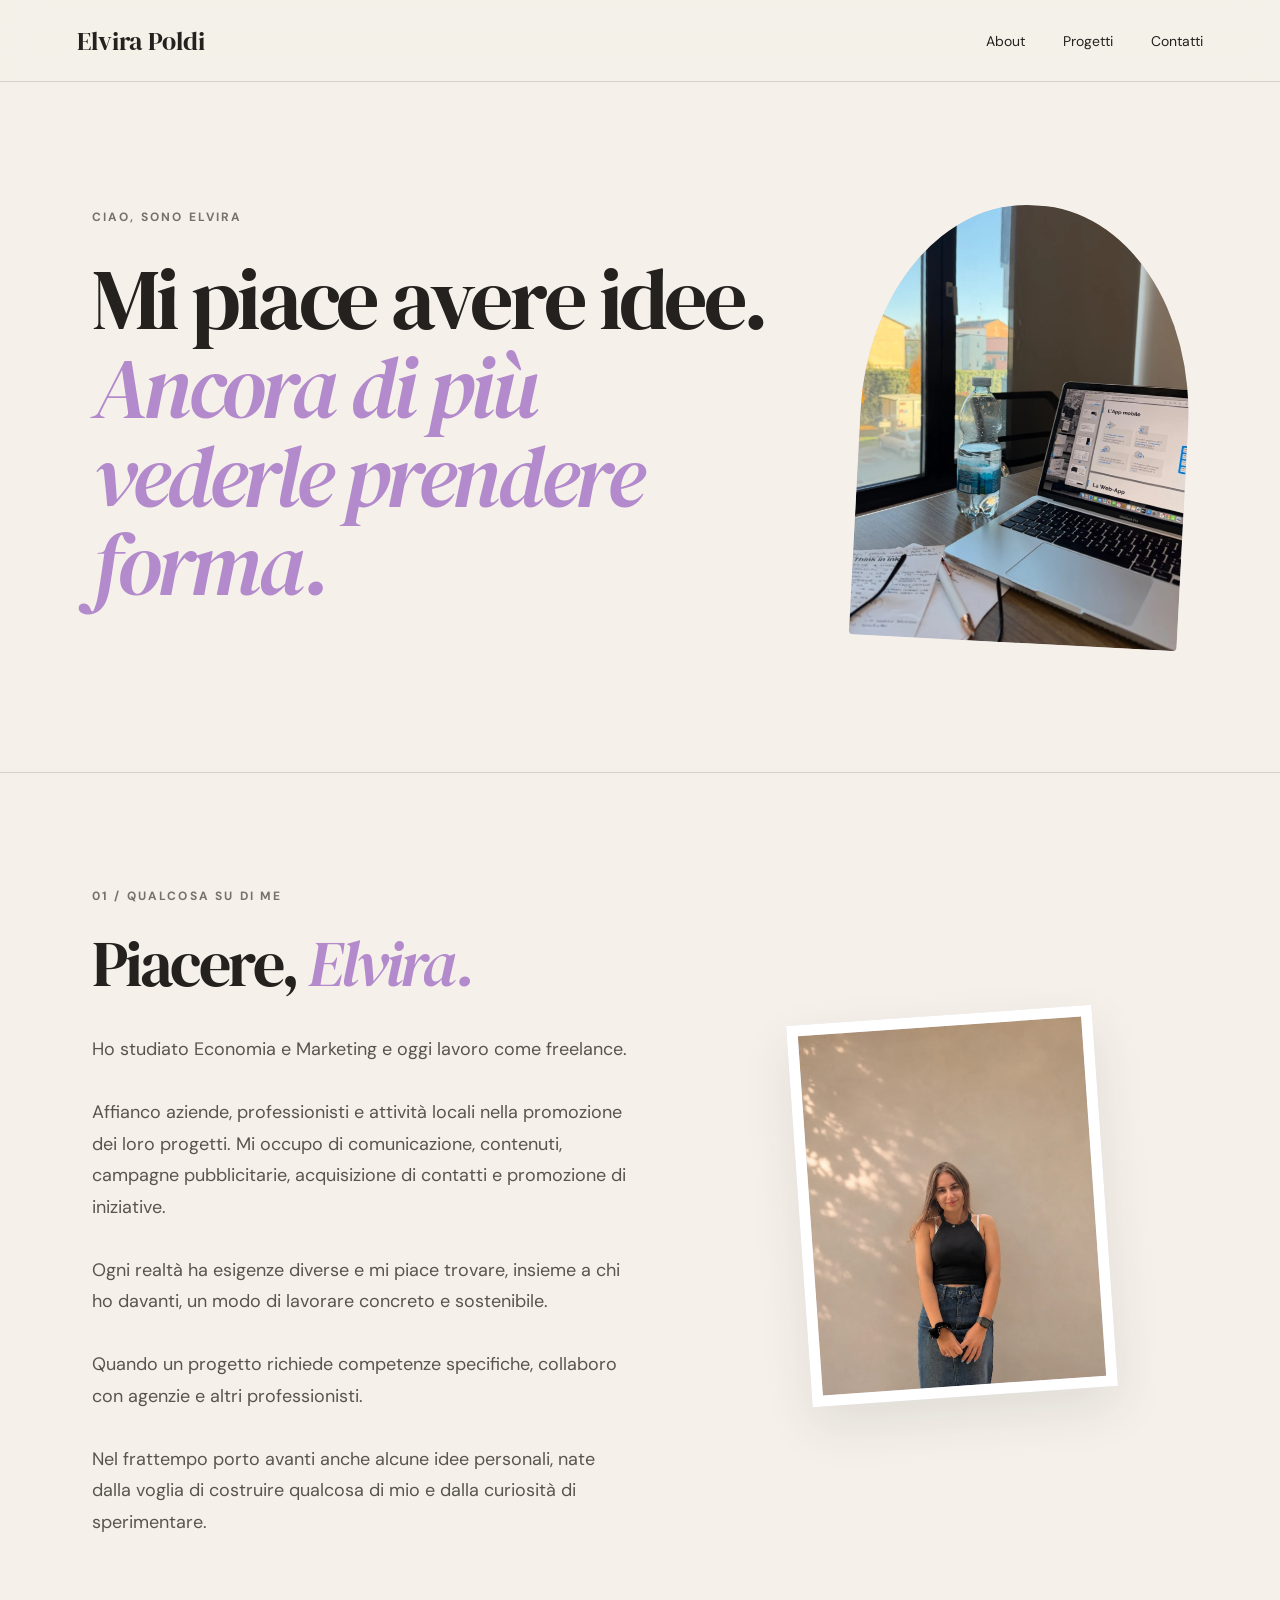
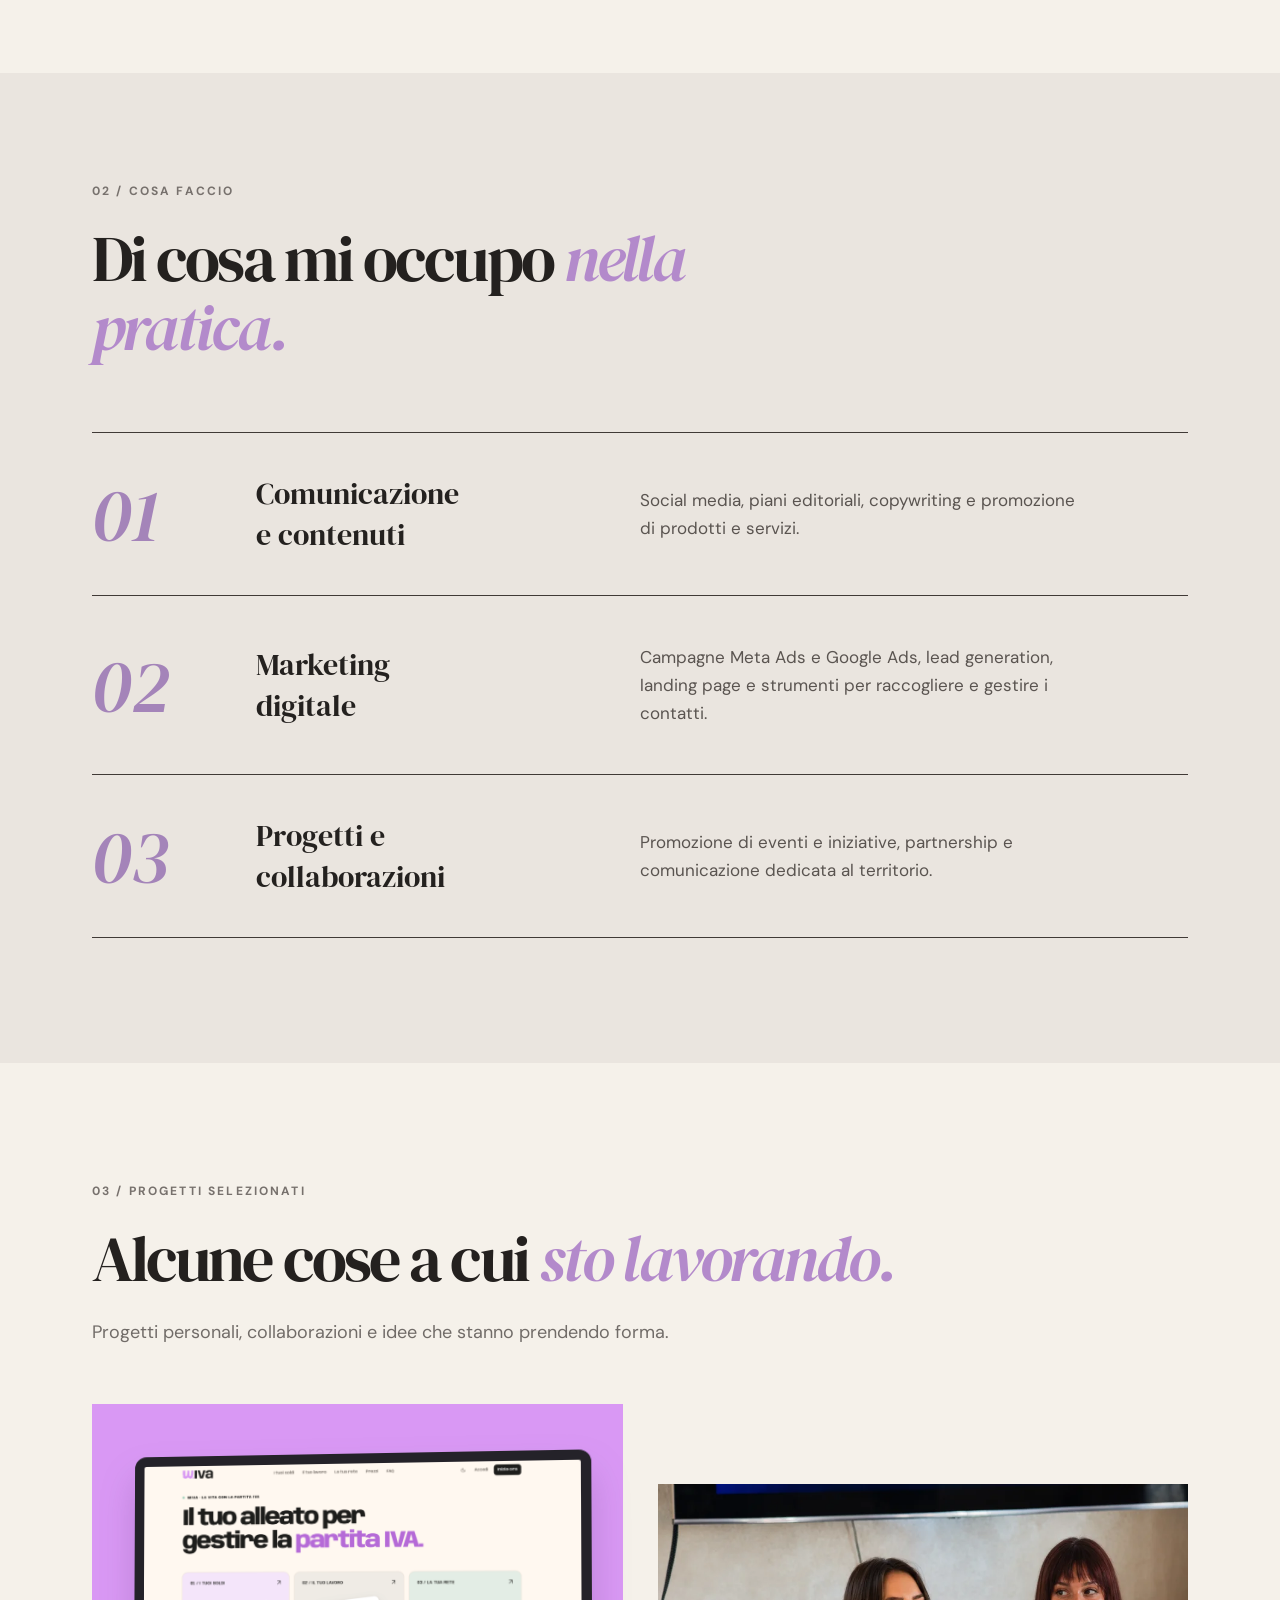
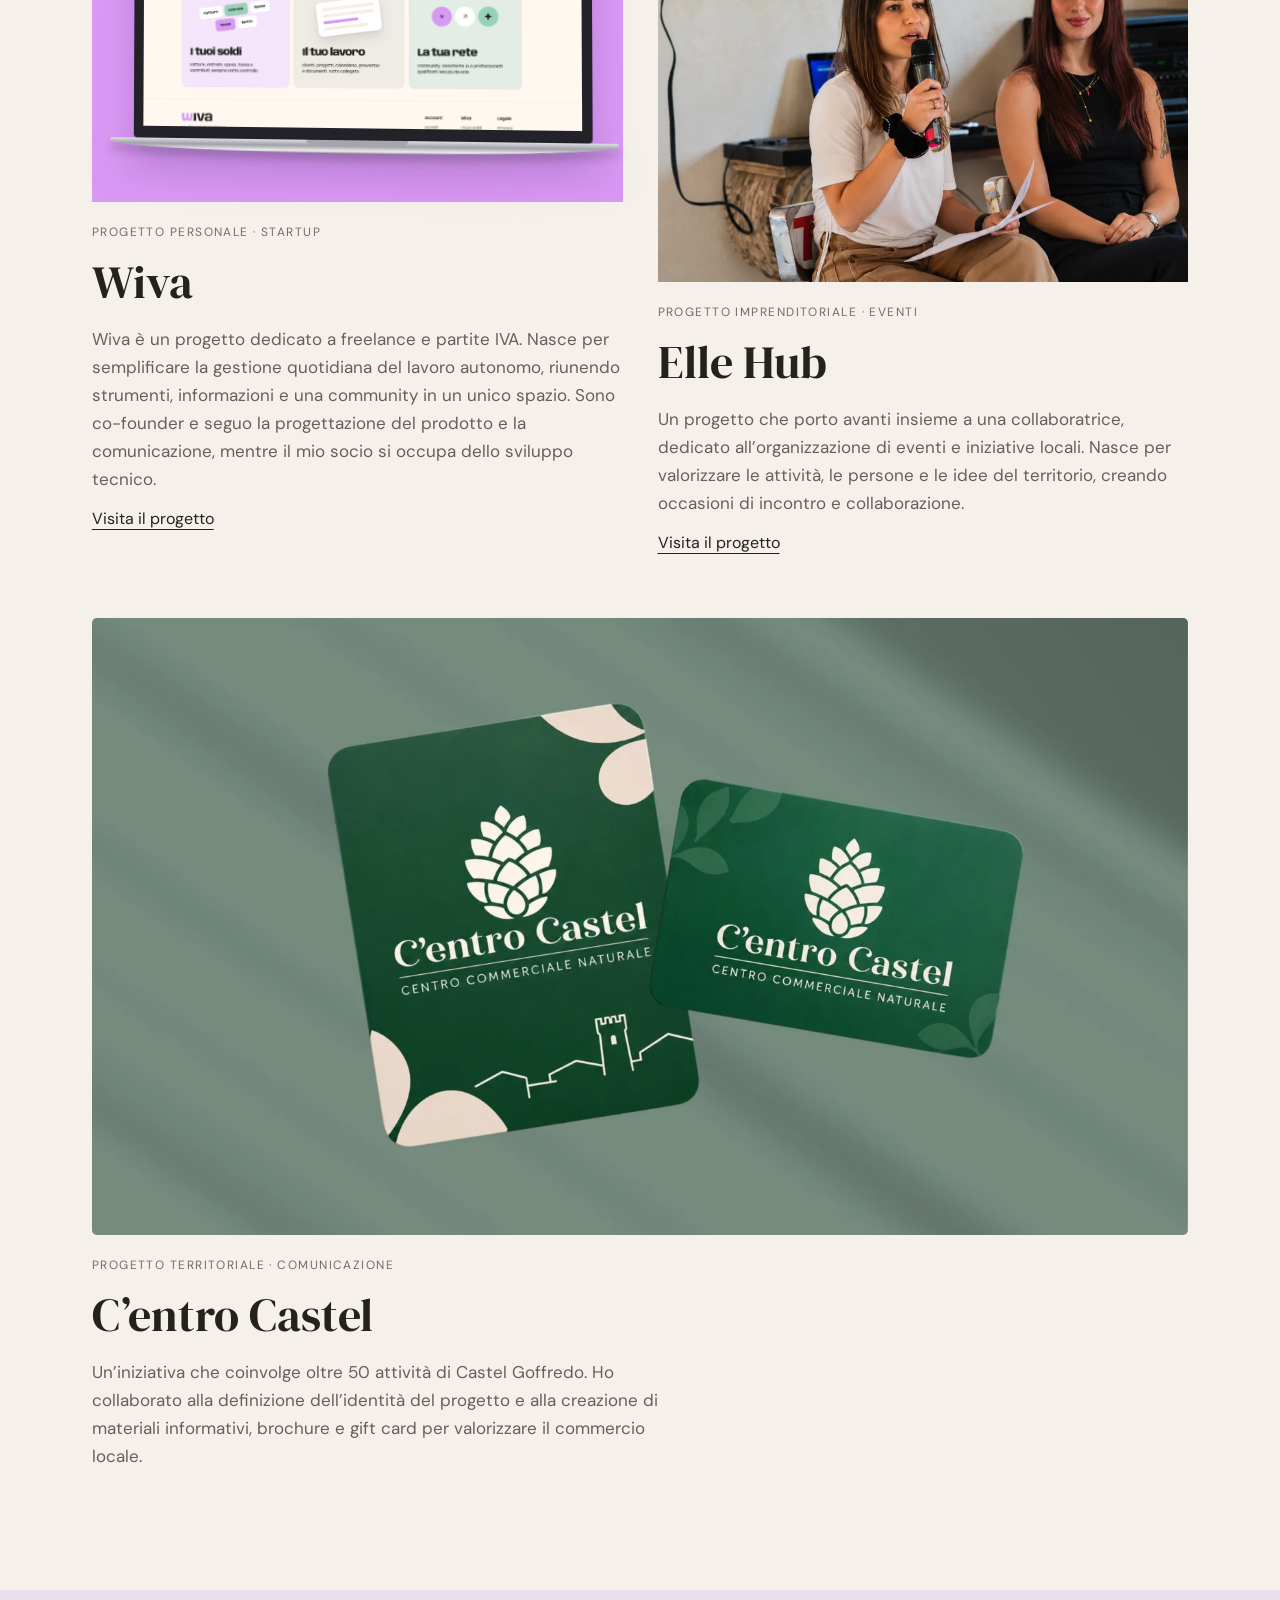
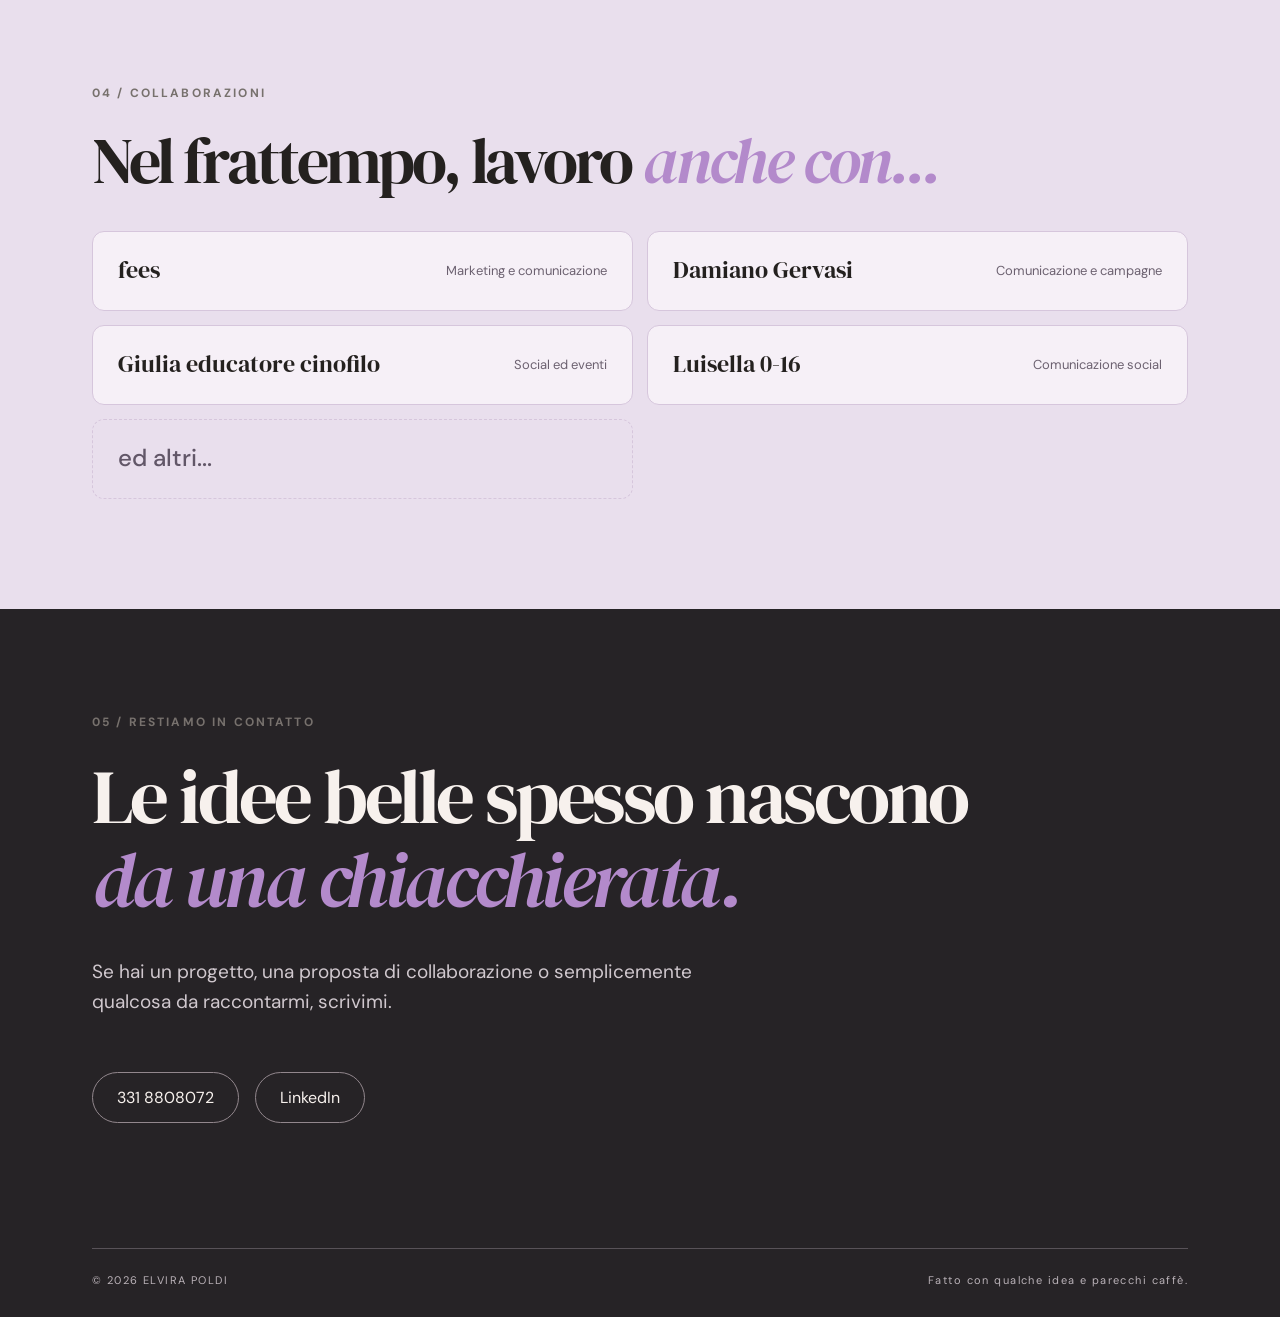
<file: index.html>
<!doctype html>
<html lang="it"><head><meta charset="utf-8"><meta name="viewport" content="width=device-width, initial-scale=1"><title>Elvira Poldi — Comunicazione, marketing e progetti</title><meta name="description" content="Portfolio di Elvira Poldi, freelance in comunicazione e marketing. Progetti personali, collaborazioni e iniziative sul territorio."><link rel="preconnect" href="https://fonts.googleapis.com"><link rel="preconnect" href="https://fonts.gstatic.com" crossorigin><link href="https://fonts.googleapis.com/css2?family=DM+Sans:wght@400;500;600;700&family=DM+Serif+Display:ital@0;1&display=swap" rel="stylesheet"><style>:root{--ink:#24211f;--cream:#f5f1ea;--lilac:#b38acb;--muted:#716c68;--line:#d5d0c9}*{box-sizing:border-box}html{scroll-behavior:smooth}body{margin:0;background:var(--cream);color:var(--ink);font-family:'DM Sans',sans-serif;font-size:16px}button,input,textarea{font:inherit}button{cursor:pointer}a{color:inherit;text-decoration:none}.wrap{max-width:1250px;margin:auto;padding-left:6%;padding-right:6%}.top{height:82px;display:flex;align-items:center;justify-content:space-between;padding:0 6%;border-bottom:1px solid var(--line);position:sticky;top:0;background:#f5f1eae8;backdrop-filter:blur(15px);z-index:5}.wordmark{font:26px 'DM Serif Display',serif;white-space:nowrap}.wordmark span{font:21px 'DM Sans',sans-serif;color:var(--lilac);margin-left:4px}.top nav{display:flex;gap:38px;font-size:14px}.top nav a:hover{color:#8755a6}.edit-toggle{background:var(--ink);color:#fff;border:0;border-radius:25px;padding:11px 18px;font-size:13px}.hero{min-height:690px;display:grid;grid-template-columns:1.45fr .7fr;gap:8%;align-items:center;padding-top:75px;padding-bottom:82px}.eyebrow{font-size:12px;letter-spacing:.18em;font-weight:700;color:#77716d}.star{font-size:26px;color:var(--lilac);vertical-align:middle;display:inline-block;animation:turn 14s linear infinite}.hero h1,h2{font-family:'DM Serif Display',serif;font-weight:400;letter-spacing:-.045em}.hero h1{font-size:clamp(56px,6.7vw,105px);line-height:1.03;margin:30px 0}.hero h1 span,.hero h1 em{display:block}.hero h1 em{color:var(--lilac);font-weight:400}.intro{max-width:620px;font-size:20px;line-height:1.65;color:#5d5854}.scroll-hint{font-size:12px;letter-spacing:.15em;font-weight:700;display:inline-block;margin-top:50px}.hero-visual{position:relative;aspect-ratio:3/4;border-radius:49% 49% 4px 4px;transform:rotate(3deg)}.image-slot{overflow:hidden;background:#dcd4d8;display:flex;align-items:center;justify-content:center}.image-slot img{width:100%;height:100%;object-fit:cover;display:block}.image-placeholder{height:100%;width:100%;padding:30px;display:flex;flex-direction:column;justify-content:space-between;background:linear-gradient(145deg,#d8cbda,#b5abb1 50%,#e4d7c8);font-family:'DM Serif Display',serif;font-size:clamp(22px,3vw,40px);font-style:italic}.image-placeholder small{font:11px 'DM Sans',sans-serif;letter-spacing:.2em}.photo-sticker{position:absolute;bottom:4%;right:-8%;background:var(--ink);color:#fff;padding:11px 15px;font:italic 17px 'DM Serif Display',serif;transform:rotate(-8deg)}section{scroll-margin-top:82px}.about-section{border-top:1px solid var(--line);padding:115px 0 135px}.two-col{display:grid;grid-template-columns:1.3fr 1fr;gap:12%}h2{font-size:clamp(44px,5vw,77px);line-height:1.08;margin:25px 0 36px}h2 em{font-weight:400;color:var(--lilac)}.bodycopy{font-size:18px;line-height:1.75;color:#595450;white-space:pre-line}.about-art{position:relative;padding:30px 30px 45px}.portrait{width:85%;aspect-ratio:4/5;transform:rotate(-4deg);border:11px solid #fff;box-shadow:0 20px 50px #342c261a}.little-note{position:absolute;bottom:12px;right:3px;font:italic 24px 'DM Serif Display',serif;transform:rotate(8deg)}.services{background:#eae5df;padding:110px 0 125px}.services h2{max-width:740px;margin-bottom:70px}.service-line{display:grid;grid-template-columns:15% 35% 50%;align-items:center;border-top:1px solid #403a36;padding:30px 0}.service-line:last-child{border-bottom:1px solid #403a36}.service-line>span{font:italic 74px 'DM Serif Display',serif;color:#a484b9}.service-line h3{font:30px 'DM Serif Display',serif;margin:0}.service-line p{font-size:17px;line-height:1.65;color:#5a5450;max-width:440px}.projects{padding-top:120px;padding-bottom:120px}.section-intro{font-size:18px;color:var(--muted);max-width:640px;margin-top:-10px;margin-bottom:60px}.project-grid{display:grid;grid-template-columns:1fr 1fr;column-gap:35px;row-gap:65px}.project-card:nth-child(2){margin-top:80px}.project-card:nth-child(3){grid-column:1/3;max-width:780px;margin:auto}.project-image{width:100%;aspect-ratio:4/3;position:relative}.project-image .image-placeholder{font-size:36px}.project-card:nth-child(1) .project-image{background:#d998f4}.project-card:nth-child(3) .project-image{aspect-ratio:16/9}.project-meta{font-size:12px;letter-spacing:.12em;color:var(--muted);margin-top:22px;text-transform:uppercase}.project-card h3{font:46px 'DM Serif Display',serif;margin:10px 0 12px}.project-card p{font-size:17px;line-height:1.65;color:#665f5a;max-width:580px;margin:0}.project-link{display:inline-block;margin-top:15px;text-decoration:underline;text-underline-offset:5px}.clients{padding:95px 0 110px;background:#e9dfed}.client-list{display:grid;grid-template-columns:repeat(2,1fr);gap:0 50px}.client-row{display:flex;align-items:baseline;justify-content:space-between;gap:15px;padding:22px 0;border-bottom:1px solid #bdaec5}.client-row strong{font:28px 'DM Serif Display',serif;font-weight:400}.client-row span{color:#6c6170;font-size:13px;text-align:right}.contact{background:#262326;color:#f7f1ed;padding:105px 0 30px}.contact h2{max-width:920px;font-size:clamp(50px,6vw,94px)}.contact p{font-size:19px;line-height:1.6;color:#d0c8ce;max-width:630px}.contact-links{display:flex;gap:16px;flex-wrap:wrap;margin:55px 0 125px}.contact-links a{border:1px solid #92878d;padding:14px 24px;border-radius:35px}.contact-links a:hover{background:#f7f1ed;color:#262326}footer{border-top:1px solid #585258;padding-top:24px;font-size:11px;letter-spacing:.13em;display:flex;justify-content:space-between;gap:20px;color:#bab2b8}@keyframes turn{to{transform:rotate(360deg)}}.editor-backdrop{position:fixed;inset:0;background:#100c1599;z-index:9}.editor-backdrop[hidden]{display:none}.editor{position:fixed;z-index:10;right:0;top:0;bottom:0;width:min(520px,100%);background:#fff;color:#222;box-shadow:-14px 0 40px #0002;transform:translateX(103%);transition:transform .25s;display:flex;flex-direction:column}.editor.open{transform:translateX(0)}.editor-head{display:flex;align-items:start;justify-content:space-between;padding:25px 28px 0}.editor-head small{letter-spacing:.14em;color:#8a7a8e}.editor-head h2{font-size:36px;margin:8px 0 5px}.close-editor{border:0;background:#f1ecf2;border-radius:50%;font-size:30px;width:40px;height:40px}.editor-help{font-size:13px;line-height:1.5;color:#746b73;margin:10px 28px 23px}.editor-tabs{display:flex;gap:3px;padding:0 25px;border-bottom:1px solid #ddd}.editor-tabs button{border:0;background:transparent;padding:14px 9px;font-size:13px;color:#777}.editor-tabs button.active{border-bottom:3px solid #9872b2;color:#33273c;font-weight:700}.editor-fields{overflow-y:auto;flex:1;padding:26px 28px}.field{display:block;margin-bottom:24px;font-size:13px;font-weight:600}.field input,.field textarea{display:block;margin-top:9px;width:100%;border:1px solid #dcd5dc;border-radius:9px;padding:11px 13px;color:#222;background:#fff;line-height:1.5}.field textarea{min-height:110px;resize:vertical}.field-hint{font-size:12px;color:#8e828e;display:block;margin-top:8px}.field-group{border-top:1px solid #e2dce2;padding-top:20px;margin-top:15px}.field-group h3{font:26px 'DM Serif Display',serif;margin:0 0 22px}.preview-thumb{width:100%;height:140px;object-fit:cover;margin:8px 0;border-radius:8px}.editor-footer{border-top:1px solid #e4dce4;display:flex;padding:18px 20px;gap:8px}.editor-footer button,.import-label{border:0;background:#282029;color:white;padding:12px 14px;border-radius:8px;font-size:12px;white-space:nowrap;text-align:center;cursor:pointer}.editor-footer .reset-btn{background:#f0edf0;color:#5f515f}.editor-footer .import-label{background:#a482b8}@media(max-width:850px){.top{height:70px}.top nav{display:none}.wrap{padding-left:24px;padding-right:24px}.hero{display:flex;flex-direction:column;gap:50px;min-height:0;padding-top:70px;padding-bottom:85px;align-items:stretch}.hero h1{font-size:clamp(49px,11vw,72px)}.hero-visual{width:75%;max-width:400px;margin:auto}.two-col{grid-template-columns:1fr;gap:40px}.about-section{padding:80px 0}.about-art{max-width:470px;margin:auto}.services,.projects{padding-top:80px;padding-bottom:85px}.service-line{grid-template-columns:75px 1fr;gap:15px}.service-line>span{font-size:58px}.service-line h3{font-size:26px}.service-line p{grid-column:2;margin:0}.project-grid{grid-template-columns:1fr}.project-card:nth-child(2){margin-top:0}.project-card:nth-child(3){grid-column:auto;max-width:none}.client-list{grid-template-columns:1fr}.contact-links{margin-bottom:80px}}@media(max-width:430px){.wordmark{font-size:22px}.edit-toggle{font-size:12px;padding:10px}.hero h1{font-size:49px}.hero-visual{width:85%}.service-line>span{font-size:46px}.service-line h3{font-size:24px}.project-card h3{font-size:38px}footer{display:block}footer span{display:block;margin-top:10px}}@media(prefers-reduced-motion:reduce){*,*:before,*:after{animation:none!important;transition:none!important;scroll-behavior:auto!important}}

.project-image.mockup-wiva{background:linear-gradient(145deg,#f2e0fb,#dec4f3 62%,#c5a3e0);padding:9% 5%;overflow:visible}
.laptop{width:96%;max-width:650px;margin:auto;filter:drop-shadow(0 22px 18px #4c2a6d35);transform:perspective(800px) rotateX(1deg) rotateY(-5deg);transition:transform .35s ease}
.mockup-wiva:hover .laptop{transform:none}
.laptop-screen{position:relative;background:#17151a;border:10px solid #242229;border-bottom-width:12px;border-radius:12px 12px 4px 4px;aspect-ratio:16/10;box-shadow:0 1px 2px #ffffff50 inset;overflow:hidden}
.laptop-screen:before{content:'';position:absolute;top:-6px;left:50%;height:3px;width:25px;transform:translateX(-50%);background:#625c68;border-radius:4px;z-index:1}
.laptop-screen img{width:100%;height:100%;object-fit:cover;object-position:top center}
.laptop-base{height:13px;width:111%;margin-left:-5.5%;background:linear-gradient(#dedee3,#9fa0a7 45%,#eeeeef 85%,#999aa3);border-radius:2px 2px 50% 50% / 2px 2px 10px 10px;position:relative;box-shadow:0 7px 8px #45344d4d}
.laptop-base:before{content:'';position:absolute;left:40%;width:20%;top:0;height:5px;border-radius:0 0 10px 10px;background:#a6a5ad}
.project-image.project-elle-photo{background:#d5c6b8}
.project-image.project-elle-photo img{width:100%;height:100%;object-fit:cover;object-position:center 41%}
.hero-visual>img{object-fit:cover;object-position:center 38%}
.portrait>img{object-fit:cover;object-position:60% center}
.project-card:nth-child(3){width:100%;max-width:none}
.project-card:nth-child(3) .project-image.project-castel-photo{aspect-ratio:16/9;background:#e8dfd5;padding:0;border-radius:5px;position:relative;isolation:isolate}
.project-image.project-castel-photo:before{content:none}
.project-image.project-castel-photo>img{position:relative;z-index:1;width:100%;height:100%;max-width:none;object-fit:cover;object-position:center center;box-shadow:none;border-radius:0}
.about-art{align-self:center}
.client-anchor:hover strong{text-decoration:underline;text-underline-offset:5px}
.client-anchor:focus-visible{outline:2px solid #6d4f7b;outline-offset:4px;border-radius:2px}
.client-row-other strong{font-family:'DM Sans',sans-serif;font-size:16px;font-weight:500;color:#625768}
.client-list{grid-template-columns:repeat(2,minmax(0,1fr));gap:14px}
.client-row{min-height:80px;padding:18px 25px;background:#f6f0f7;border:1px solid #d6c6dc;border-radius:12px;align-items:center;transition:background .2s,border-color .2s}
.client-row:hover{background:#ffffff;border-color:#b99bcb}
.client-row strong{font-size:24px;line-height:1.2}
.client-row-other{background:transparent;border-style:dashed}
.client-row-other:hover{background:transparent;border-color:#d6c6dc}
@media(max-width:700px){.client-list{grid-template-columns:1fr}.client-row{min-height:70px}.client-row strong{font-size:22px}}
.project-image.mockup-castel{background:radial-gradient(circle at 60% 30%,#e8e4df 0%,#c5d2c9 70%,#aebfb1 100%);overflow:hidden}
.gift-scene{width:100%;height:100%;display:flex;align-items:center;justify-content:center;perspective:1000px}
.gift-card{background:#fff;border-radius:12px;width:67%;aspect-ratio:1.586;display:flex;align-items:center;justify-content:center;box-shadow:20px 30px 28px #536b5d42,0 0 1px #fff inset;transform:rotate(-10deg) rotateY(-13deg) rotateX(8deg);transition:transform .35s ease;position:relative;overflow:hidden;border:1px solid #f6f5f2}
.gift-card:before{content:'';position:absolute;inset:0;border:8px solid #fefefe;border-radius:12px;pointer-events:none;z-index:1}
.gift-card img{width:95%;height:95%;object-fit:contain;filter:contrast(1.04)}
.mockup-castel:hover .gift-card{transform:none}
@media(max-width:850px){.project-image.mockup-wiva{padding:10% 8%}.laptop-screen{border-width:7px;border-bottom-width:9px}.gift-card{width:73%}}
@media(prefers-reduced-motion:reduce){.laptop,.gift-card{transition:none}}
</style></head><body>
<header class="top"><a class="wordmark" href="#top">Elvira Poldi</a><nav><a href="#about">About</a><a href="#progetti">Progetti</a><a href="#contatti">Contatti</a></nav></header>
<main id="top"><section class="hero wrap"><div><div class="eyebrow">CIAO, SONO ELVIRA</div><h1><span data-text="heroA"></span><em data-text="heroB"></em></h1></div><div class="hero-visual image-slot" data-image="hero" aria-label="Fotografia personale"><div class="image-placeholder"><span>Una foto di te, qui.</span><small>01 / RITRATTO</small></div></div></section>
<section class="about-section" id="about"><div class="wrap two-col"><div><div class="eyebrow">01 / QUALCOSA SU DI ME</div><h2>Piacere, <em>Elvira.</em></h2><div class="bodycopy" data-text="about"></div></div><div class="about-art"><div class="image-slot portrait" data-image="about"><div class="image-placeholder"><span>Un momento di lavoro</span><small>02 / DIETRO LE QUINTE</small></div></div></div></div></section>
<section class="services"><div class="wrap"><div class="eyebrow">02 / COSA FACCIO</div><h2>Di cosa mi occupo <em>nella pratica.</em></h2><div class="service-line"><span>01</span><h3>Comunicazione<br>e contenuti</h3><p data-text="service1"></p></div><div class="service-line"><span>02</span><h3>Marketing<br>digitale</h3><p data-text="service2"></p></div><div class="service-line"><span>03</span><h3>Progetti e<br>collaborazioni</h3><p data-text="service3"></p></div></div></section>
<section class="projects wrap" id="progetti"><div class="eyebrow">03 / PROGETTI SELEZIONATI</div><h2>Alcune cose a cui <em>sto lavorando.</em></h2><p class="section-intro">Progetti personali, collaborazioni e idee che stanno prendendo forma.</p><div id="projectGrid" class="project-grid"></div></section>
<section class="clients"><div class="wrap"><div class="eyebrow">04 / COLLABORAZIONI</div><h2>Nel frattempo, lavoro <em>anche con...</em></h2><div id="clientList" class="client-list"></div></div></section>
<section id="contatti" class="contact"><div class="wrap"><div class="eyebrow">05 / RESTIAMO IN CONTATTO</div><h2>Le idee belle spesso nascono <em>da una chiacchierata.</em></h2><p data-text="contact"></p><div id="contactLinks" class="contact-links"></div><footer>© 2026 ELVIRA POLDI <span>Fatto con qualche idea e parecchi caffè.</span></footer></div></section></main>

<script>const DEFAULTS={
  heroA:'Mi piace avere idee.',heroB:'Ancora di più vederle prendere forma.',
  intro:'Mi occupo di comunicazione e marketing, affianco realtà molto diverse e nel frattempo porto avanti qualche progetto tutto mio.',
  about:'Ho studiato Economia e Marketing e oggi lavoro come freelance.\n\nAffianco aziende, professionisti e attività locali nella promozione dei loro progetti. Mi occupo di comunicazione, contenuti, campagne pubblicitarie, acquisizione di contatti e promozione di iniziative.\n\nOgni realtà ha esigenze diverse e mi piace trovare, insieme a chi ho davanti, un modo di lavorare concreto e sostenibile.\n\nQuando un progetto richiede competenze specifiche, collaboro con agenzie e altri professionisti.\n\nNel frattempo porto avanti anche alcune idee personali, nate dalla voglia di costruire qualcosa di mio e dalla curiosità di sperimentare.',
  service1:'Social media, piani editoriali, copywriting e promozione di prodotti e servizi.',
  service2:'Campagne Meta Ads e Google Ads, lead generation, landing page e strumenti per raccogliere e gestire i contatti.',
  service3:'Promozione di eventi e iniziative, partnership e comunicazione dedicata al territorio.',
  contact:'Se hai un progetto, una proposta di collaborazione o semplicemente qualcosa da raccontarmi, scrivimi.',
  email:'',phone:'331 8808072',linkedin:'https://www.linkedin.com/in/elvirapoldi/',instagram:'',images:{hero:'',about:'',wiva:'',elle:'',castel:''},
  projects:[
    {id:'wiva',category:'PROGETTO PERSONALE · STARTUP',title:'Wiva',description:'Wiva è un progetto dedicato a freelance e partite IVA. Nasce per semplificare la gestione quotidiana del lavoro autonomo, riunendo strumenti, informazioni e una community in un unico spazio. Sono co-founder e seguo la progettazione del prodotto e la comunicazione, mentre il mio socio si occupa dello sviluppo tecnico.',url:'https://wiva.it'},
    {id:'elle',category:'PROGETTO IMPRENDITORIALE · EVENTI',title:'Elle Hub',description:'Un progetto che porto avanti insieme a una collaboratrice, dedicato all’organizzazione di eventi e iniziative locali. Nasce per valorizzare le attività, le persone e le idee del territorio, creando occasioni di incontro e collaborazione.',url:'https://ellehub.it'},
    {id:'castel',category:'PROGETTO TERRITORIALE · COMUNICAZIONE',title:'C’entro Castel',description:'Un’iniziativa che coinvolge oltre 50 attività di Castel Goffredo. Ho collaborato alla definizione dell’identità del progetto e alla creazione di materiali informativi, brochure e gift card per valorizzare il commercio locale.',url:''}
  ],
  clients:[{name:'fees',description:'Marketing e comunicazione',url:'https://fees.world'},{name:'Damiano Gervasi',description:'Comunicazione e campagne',url:'https://www.instagram.com/gervasi.damiano.insurance/'},{name:'Giulia educatore cinofilo',description:'Social ed eventi',url:'https://www.tellaroligiulia-dogcoaching.it'},{name:'Luisella 0-16',description:'Comunicazione social',url:'https://www.instagram.com/luisellaabbigliamentoescarpe/'},{name:'ed altri...',description:'',url:''}]
};

const data = DEFAULTS;
const paths = {hero:'elvira-hero.webp',about:'work-photo.webp',wiva:'wiva-screen.png',elle:'elle-hub-photo.webp',castel:'castel-two-cards.webp'};
function element(tag,cls,content){const e=document.createElement(tag);if(cls)e.className=cls;if(content)e.textContent=content;return e;}
function addPhoto(box,key){box.replaceChildren();box.classList.remove('mockup-wiva','project-elle-photo','mockup-castel','project-castel-photo');
 if(key==='wiva') {box.classList.add('mockup-wiva'); const laptop=element('div','laptop'), screen=element('div','laptop-screen'),base=element('div','laptop-base'); const img=element('img');img.src=paths[key];img.alt='Wiva';screen.append(img);laptop.append(screen,base);box.append(laptop);return;}
 if(key==='elle')box.classList.add('project-elle-photo');
 if(key==='castel')box.classList.add('project-castel-photo');
 const img=element('img');img.src=paths[key];img.alt=key==='hero'?'Ritratto di Elvira':key==='about'?'Elvira al lavoro':key==='elle'?'Elle Hub':'C’entro Castel';box.append(img);
}
function render(){
 document.querySelectorAll('[data-text]').forEach(n=>n.textContent=data[n.dataset.text]||'');
 document.querySelectorAll('[data-image]').forEach(n=>addPhoto(n,n.dataset.image));
 const grid=document.getElementById('projectGrid');grid.replaceChildren();
 data.projects.forEach(p=>{const card=element('article','project-card'),box=element('div','image-slot project-image');addPhoto(box,p.id);card.append(box,element('div','project-meta',p.category),element('h3','',p.title),element('p','',p.description));if(p.url){const a=element('a','project-link','Visita il progetto');a.href=p.url;a.target='_blank';a.rel='noopener noreferrer';card.append(a)}grid.append(card)});
 const clients=document.getElementById('clientList');clients.replaceChildren();
 data.clients.forEach(c=>{const other=c.name.toLowerCase().includes('ed altri');const row=element('div','client-row'+(other?' client-row-other':'')),name=element('strong','',c.name);if(c.url&&/^https?:\/\//i.test(c.url)){const a=element('a','client-anchor');a.href=c.url;a.target='_blank';a.rel='noopener noreferrer';a.append(name);row.append(a)}else row.append(name);if(c.description)row.append(element('span','',c.description));clients.append(row)});
 const links=document.getElementById('contactLinks');links.replaceChildren();
 [['phone','Telefono'],['email','Email'],['linkedin','LinkedIn'],['instagram','Instagram']].forEach(([key,label])=>{if(!data[key])return;const a=element('a','',key==='phone'?data.phone:label);a.href=key==='phone'?'tel:'+data.phone.replace(/[^\d+]/g,''):key==='email'?'mailto:'+data[key]:data[key];if(key==='linkedin'||key==='instagram'){a.target='_blank';a.rel='noopener noreferrer'}links.append(a)});
}
render();
</script></body></html>
</file>
